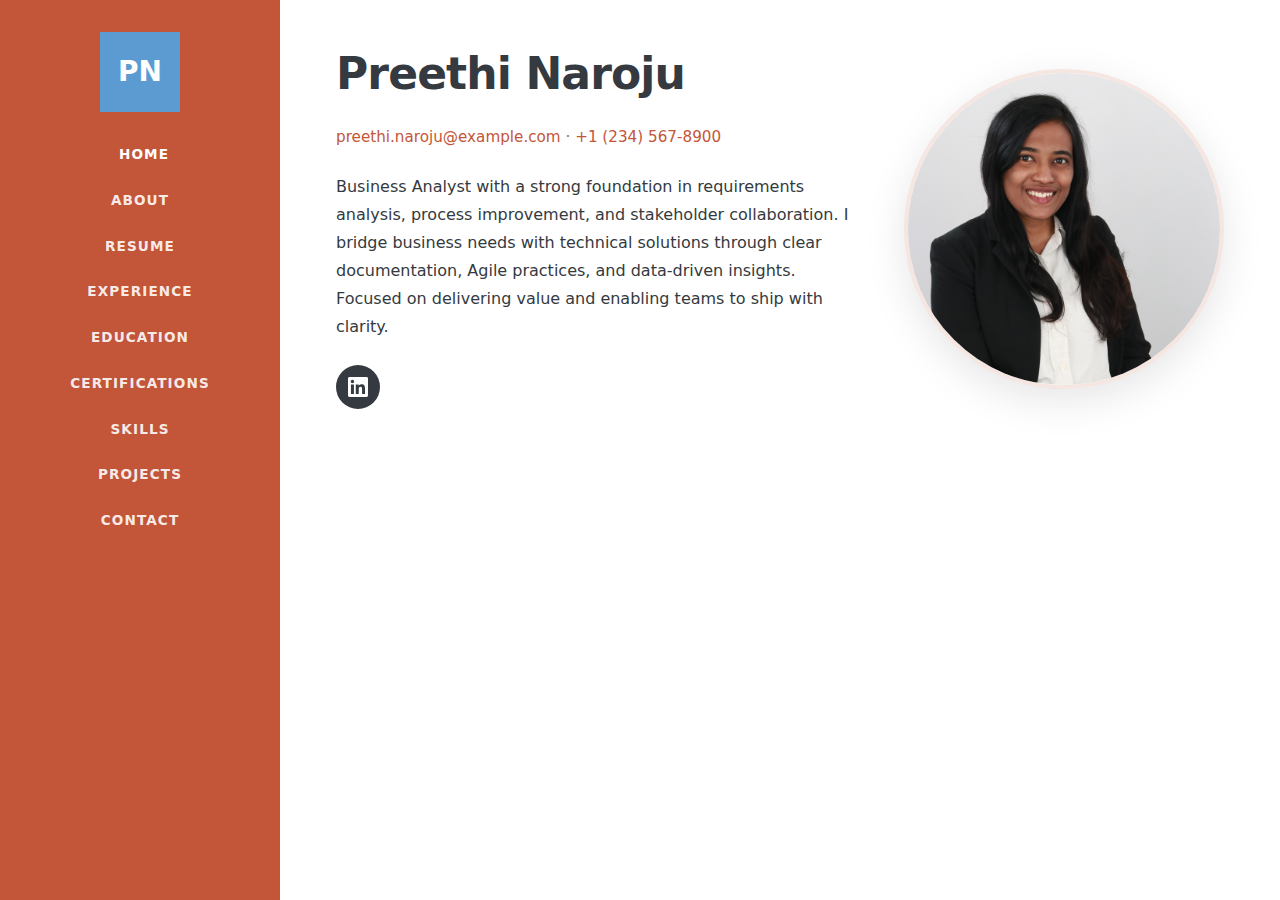
<file: index.html>
<!DOCTYPE html>
<html lang="en">
<head>
  <meta charset="UTF-8">
  <meta name="viewport" content="width=device-width, initial-scale=1.0">
  <title>Preethi Naroju</title>
  <link rel="stylesheet" href="style.css">
</head>
<body>
  <div class="layout">
    <aside class="sidebar">
      <div class="sidebar-avatar" aria-hidden="true">PN</div>
      <ul class="sidebar-nav">
        <li><a href="index.html" class="active">Home</a></li>
        <li><a href="bio.html">About</a></li>
        <li><a href="resume-summary.html">Resume</a></li>
        <li><a href="resume.html">Experience</a></li>
        <li><a href="education.html">Education</a></li>
        <li><a href="certifications.html">Certifications</a></li>
        <li><a href="skills.html">Skills</a></li>
        <li><a href="projects.html">Projects</a></li>
        <li><a href="contact.html">Contact</a></li>
      </ul>
    </aside>

    <main class="main">
      <div class="hero-wrap">
        <div class="hero-content">
          <div class="hero-name-block">
            <h1><span class="first-name">Preethi</span> <span class="last-name">Naroju</span></h1>
          </div>
          <p class="hero-contact-line">
            <a href="mailto:preethi.naroju@example.com">preethi.naroju@example.com</a> · <a href="tel:+1234567890">+1 (234) 567-8900</a>
          </p>
          <p class="hero-about">
            Business Analyst with a strong foundation in requirements analysis, process improvement, and stakeholder collaboration. I bridge business needs with technical solutions through clear documentation, Agile practices, and data-driven insights. Focused on delivering value and enabling teams to ship with clarity.
          </p>
          <div class="social-row">
            <a href="https://www.linkedin.com/in/preethi-naroju" target="_blank" rel="noopener" class="social-icon" aria-label="LinkedIn">
              <svg viewBox="0 0 24 24" fill="currentColor"><path d="M20.447 20.452h-3.554v-5.569c0-1.328-.027-3.037-1.852-3.037-1.853 0-2.136 1.445-2.136 2.939v5.667H9.351V9h3.414v1.561h.046c.477-.9 1.637-1.85 3.37-1.85 3.601 0 4.267 2.37 4.267 5.455v6.286zM5.337 7.433c-1.144 0-2.063-.926-2.063-2.065 0-1.138.92-2.063 2.063-2.063 1.14 0 2.064.925 2.064 2.063 0 1.139-.925 2.065-2.064 2.065zm1.782 13.019H3.555V9h3.564v11.452zM22.225 0H1.771C.792 0 0 .774 0 1.729v20.542C0 23.227.792 24 1.771 24h20.451C23.2 24 24 23.227 24 22.271V1.729C24 .774 23.2 0 22.222 0h.003z"/></svg>
            </a>
          </div>
        </div>
        <div class="hero-photo-wrap">
          <img src="images/profile.png" alt="Preethi Naroju" class="hero-photo">
        </div>
      </div>
    </main>
  </div>
</body>
</html>
</file>
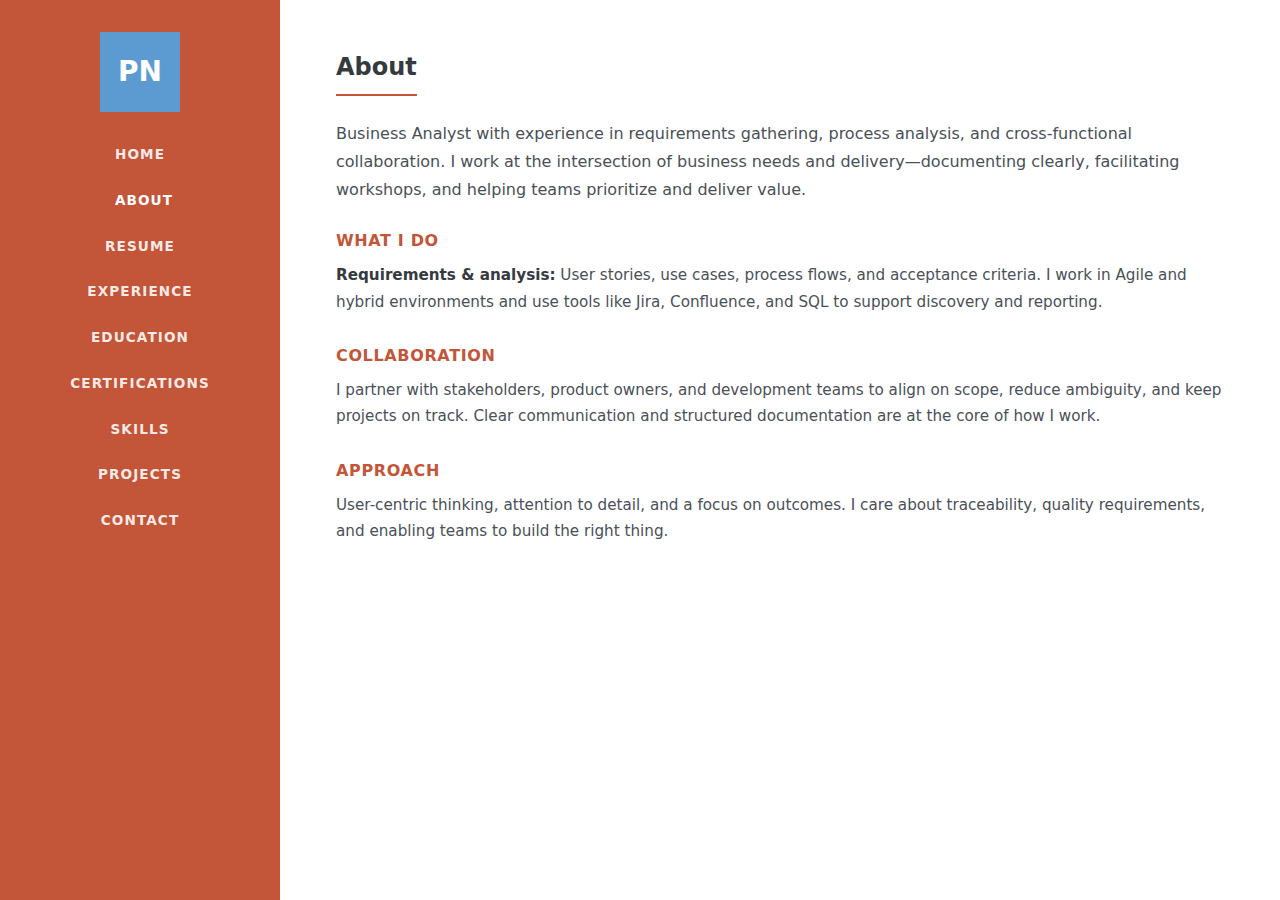
<file: bio.html>
<!DOCTYPE html>
<html lang="en">
<head>
  <meta charset="UTF-8">
  <meta name="viewport" content="width=device-width, initial-scale=1.0">
  <title>About | Preethi Naroju</title>
  <link rel="stylesheet" href="style.css">
</head>
<body>
  <div class="layout">
    <aside class="sidebar">
      <div class="sidebar-avatar" aria-hidden="true">PN</div>
      <ul class="sidebar-nav">
        <li><a href="index.html">Home</a></li>
        <li><a href="bio.html" class="active">About</a></li>
        <li><a href="resume-summary.html">Resume</a></li>
        <li><a href="resume.html">Experience</a></li>
        <li><a href="education.html">Education</a></li>
        <li><a href="certifications.html">Certifications</a></li>
        <li><a href="skills.html">Skills</a></li>
        <li><a href="projects.html">Projects</a></li>
        <li><a href="contact.html">Contact</a></li>
      </ul>
    </aside>

    <main class="main">
      <h1 class="page-title">About</h1>
      <p class="bio-intro">
        Business Analyst with experience in requirements gathering, process analysis, and cross-functional collaboration. I work at the intersection of business needs and delivery—documenting clearly, facilitating workshops, and helping teams prioritize and deliver value.
      </p>

      <div class="bio-section">
        <h2>What I do</h2>
        <p><strong>Requirements & analysis:</strong> User stories, use cases, process flows, and acceptance criteria. I work in Agile and hybrid environments and use tools like Jira, Confluence, and SQL to support discovery and reporting.</p>
      </div>

      <div class="bio-section">
        <h2>Collaboration</h2>
        <p>I partner with stakeholders, product owners, and development teams to align on scope, reduce ambiguity, and keep projects on track. Clear communication and structured documentation are at the core of how I work.</p>
      </div>

      <div class="bio-section">
        <h2>Approach</h2>
        <p>User-centric thinking, attention to detail, and a focus on outcomes. I care about traceability, quality requirements, and enabling teams to build the right thing.</p>
      </div>
    </main>
  </div>
</body>
</html>
</file>
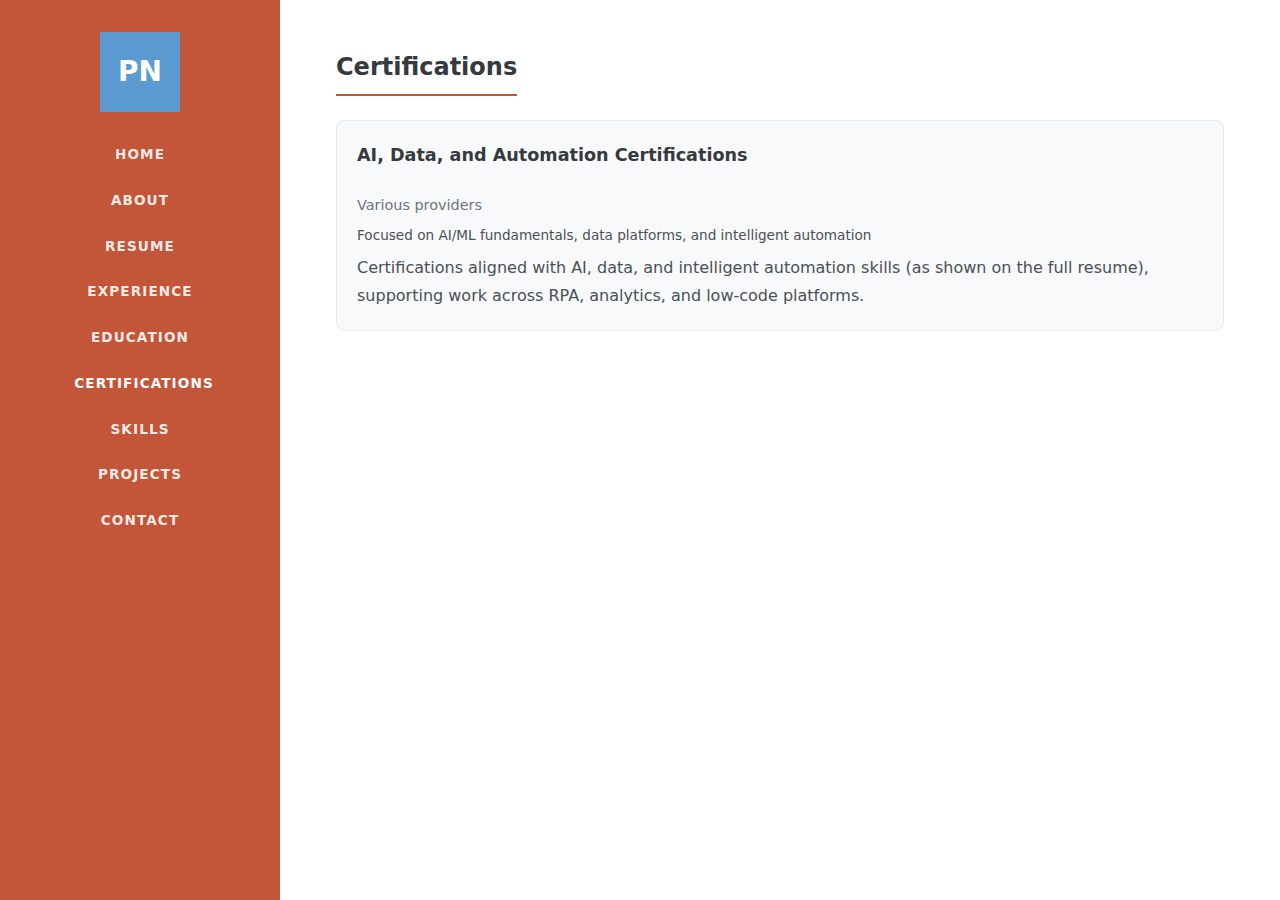
<file: certifications.html>
<!DOCTYPE html>
<html lang="en">
<head>
  <meta charset="UTF-8">
  <meta name="viewport" content="width=device-width, initial-scale=1.0">
  <title>Certifications | Preethi Naroju</title>
  <link rel="stylesheet" href="style.css">
</head>
<body>
  <div class="layout">
    <aside class="sidebar">
      <div class="sidebar-avatar" aria-hidden="true">PN</div>
      <ul class="sidebar-nav">
        <li><a href="index.html">Home</a></li>
        <li><a href="bio.html">About</a></li>
        <li><a href="resume-summary.html">Resume</a></li>
        <li><a href="resume.html">Experience</a></li>
        <li><a href="education.html">Education</a></li>
        <li><a href="certifications.html" class="active">Certifications</a></li>
        <li><a href="skills.html">Skills</a></li>
        <li><a href="projects.html">Projects</a></li>
        <li><a href="contact.html">Contact</a></li>
      </ul>
    </aside>

    <main class="main">
      <h1 class="page-title">Certifications</h1>

      <div class="cert-cards">
        <article class="cert-card">
          <h2 class="cert-card-title">AI, Data, and Automation Certifications</h2>
          <div class="cert-card-body">
            <p class="cert-card-issuer">Various providers</p>
            <p class="cert-card-dates">Focused on AI/ML fundamentals, data platforms, and intelligent automation</p>
            <p class="bio-intro" style="margin: 0;">
              Certifications aligned with AI, data, and intelligent automation skills (as shown on the full resume), supporting work across RPA, analytics, and low-code platforms.
            </p>
          </div>
        </article>
      </div>
    </main>
  </div>
</body>
</html>
</file>
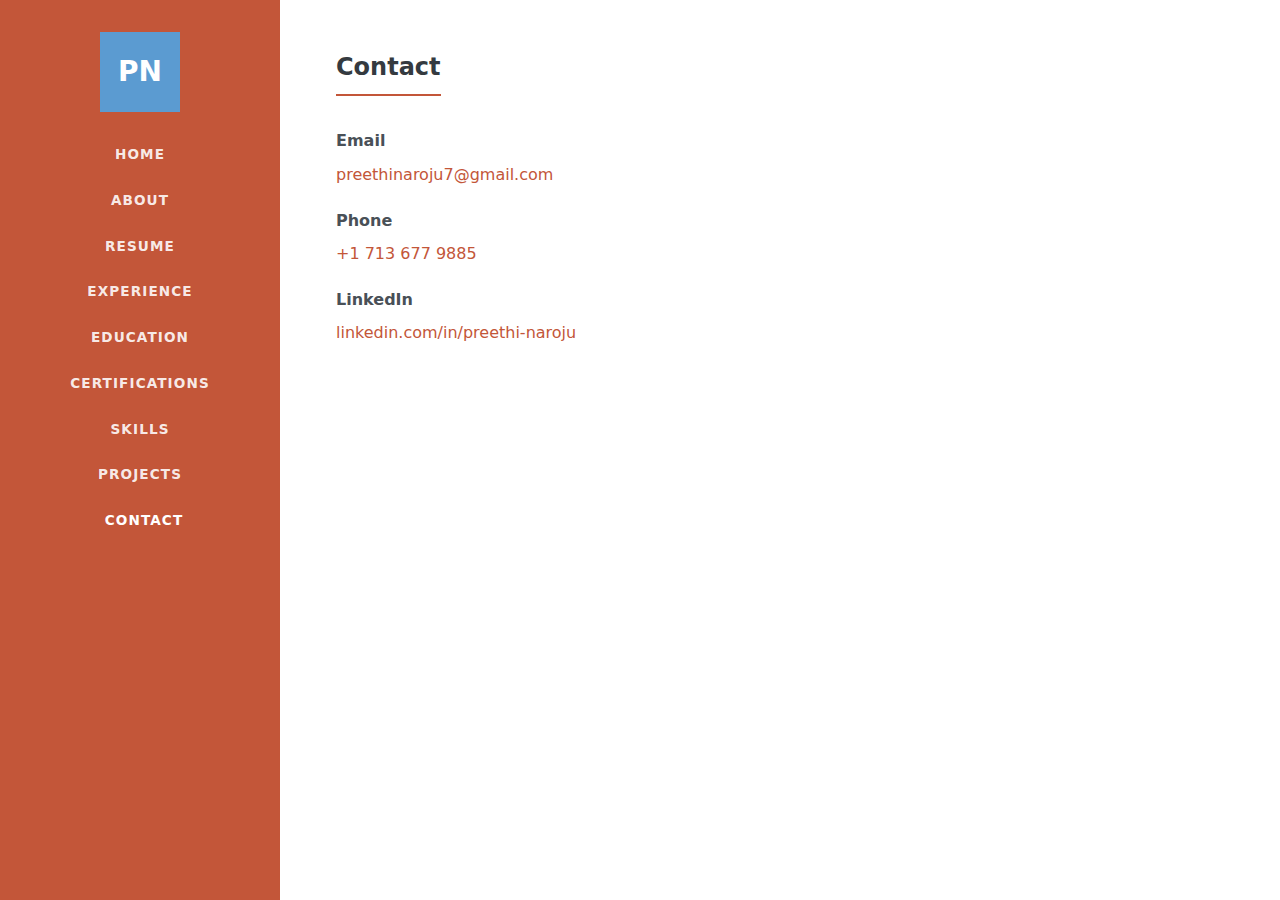
<file: contact.html>
<!DOCTYPE html>
<html lang="en">
<head>
  <meta charset="UTF-8">
  <meta name="viewport" content="width=device-width, initial-scale=1.0">
  <title>Contact | Preethi Naroju</title>
  <link rel="stylesheet" href="style.css">
</head>
<body>
  <div class="layout">
    <aside class="sidebar">
      <div class="sidebar-avatar" aria-hidden="true">PN</div>
      <ul class="sidebar-nav">
        <li><a href="index.html">Home</a></li>
        <li><a href="bio.html">About</a></li>
        <li><a href="resume-summary.html">Resume</a></li>
        <li><a href="resume.html">Experience</a></li>
        <li><a href="education.html">Education</a></li>
        <li><a href="certifications.html">Certifications</a></li>
        <li><a href="skills.html">Skills</a></li>
        <li><a href="projects.html">Projects</a></li>
        <li><a href="contact.html" class="active">Contact</a></li>
      </ul>
    </aside>

    <main class="main">
      <h1 class="page-title">Contact</h1>
      <div class="contact-block">
        <p><strong>Email</strong></p>
        <p><a href="mailto:preethinaroju7@gmail.com">preethinaroju7@gmail.com</a></p>
        <p style="margin-top: 1.25rem;"><strong>Phone</strong></p>
        <p><a href="tel:+17136779885">+1 713 677 9885</a></p>
        <p style="margin-top: 1.25rem;"><strong>LinkedIn</strong></p>
        <p><a href="https://www.linkedin.com/in/preethi-naroju" target="_blank" rel="noopener">linkedin.com/in/preethi-naroju</a></p>
      </div>
    </main>
  </div>
</body>
</html>
</file>
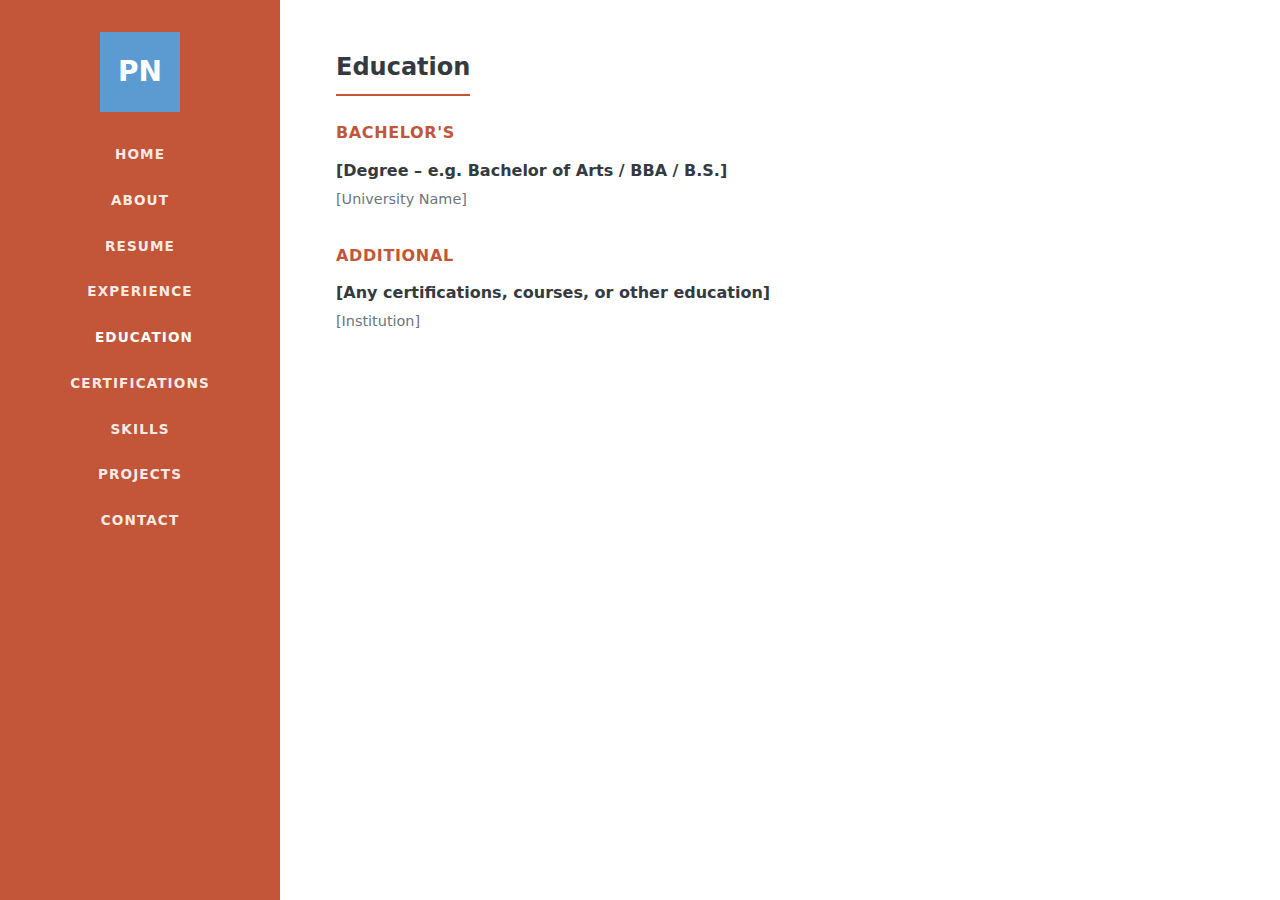
<file: education.html>
<!DOCTYPE html>
<html lang="en">
<head>
  <meta charset="UTF-8">
  <meta name="viewport" content="width=device-width, initial-scale=1.0">
  <title>Education | Preethi Naroju</title>
  <link rel="stylesheet" href="style.css">
</head>
<body>
  <div class="layout">
    <aside class="sidebar">
      <div class="sidebar-avatar" aria-hidden="true">PN</div>
      <ul class="sidebar-nav">
        <li><a href="index.html">Home</a></li>
        <li><a href="bio.html">About</a></li>
        <li><a href="resume-summary.html">Resume</a></li>
        <li><a href="resume.html">Experience</a></li>
        <li><a href="education.html" class="active">Education</a></li>
        <li><a href="certifications.html">Certifications</a></li>
        <li><a href="skills.html">Skills</a></li>
        <li><a href="projects.html">Projects</a></li>
        <li><a href="contact.html">Contact</a></li>
      </ul>
    </aside>

    <main class="main">
      <h1 class="page-title">Education</h1>

      <div class="resume-block">
        <h3>Bachelor's</h3>
        <div class="resume-item">
          <div class="resume-item-head">
            <strong>[Degree – e.g. Bachelor of Arts / BBA / B.S.]</strong>
          </div>
          <div class="resume-item-org">[University Name]</div>
        </div>
      </div>

      <div class="resume-block">
        <h3>Additional</h3>
        <div class="resume-item">
          <div class="resume-item-head">
            <strong>[Any certifications, courses, or other education]</strong>
          </div>
          <div class="resume-item-org">[Institution]</div>
        </div>
      </div>
    </main>
  </div>
</body>
</html>
</file>
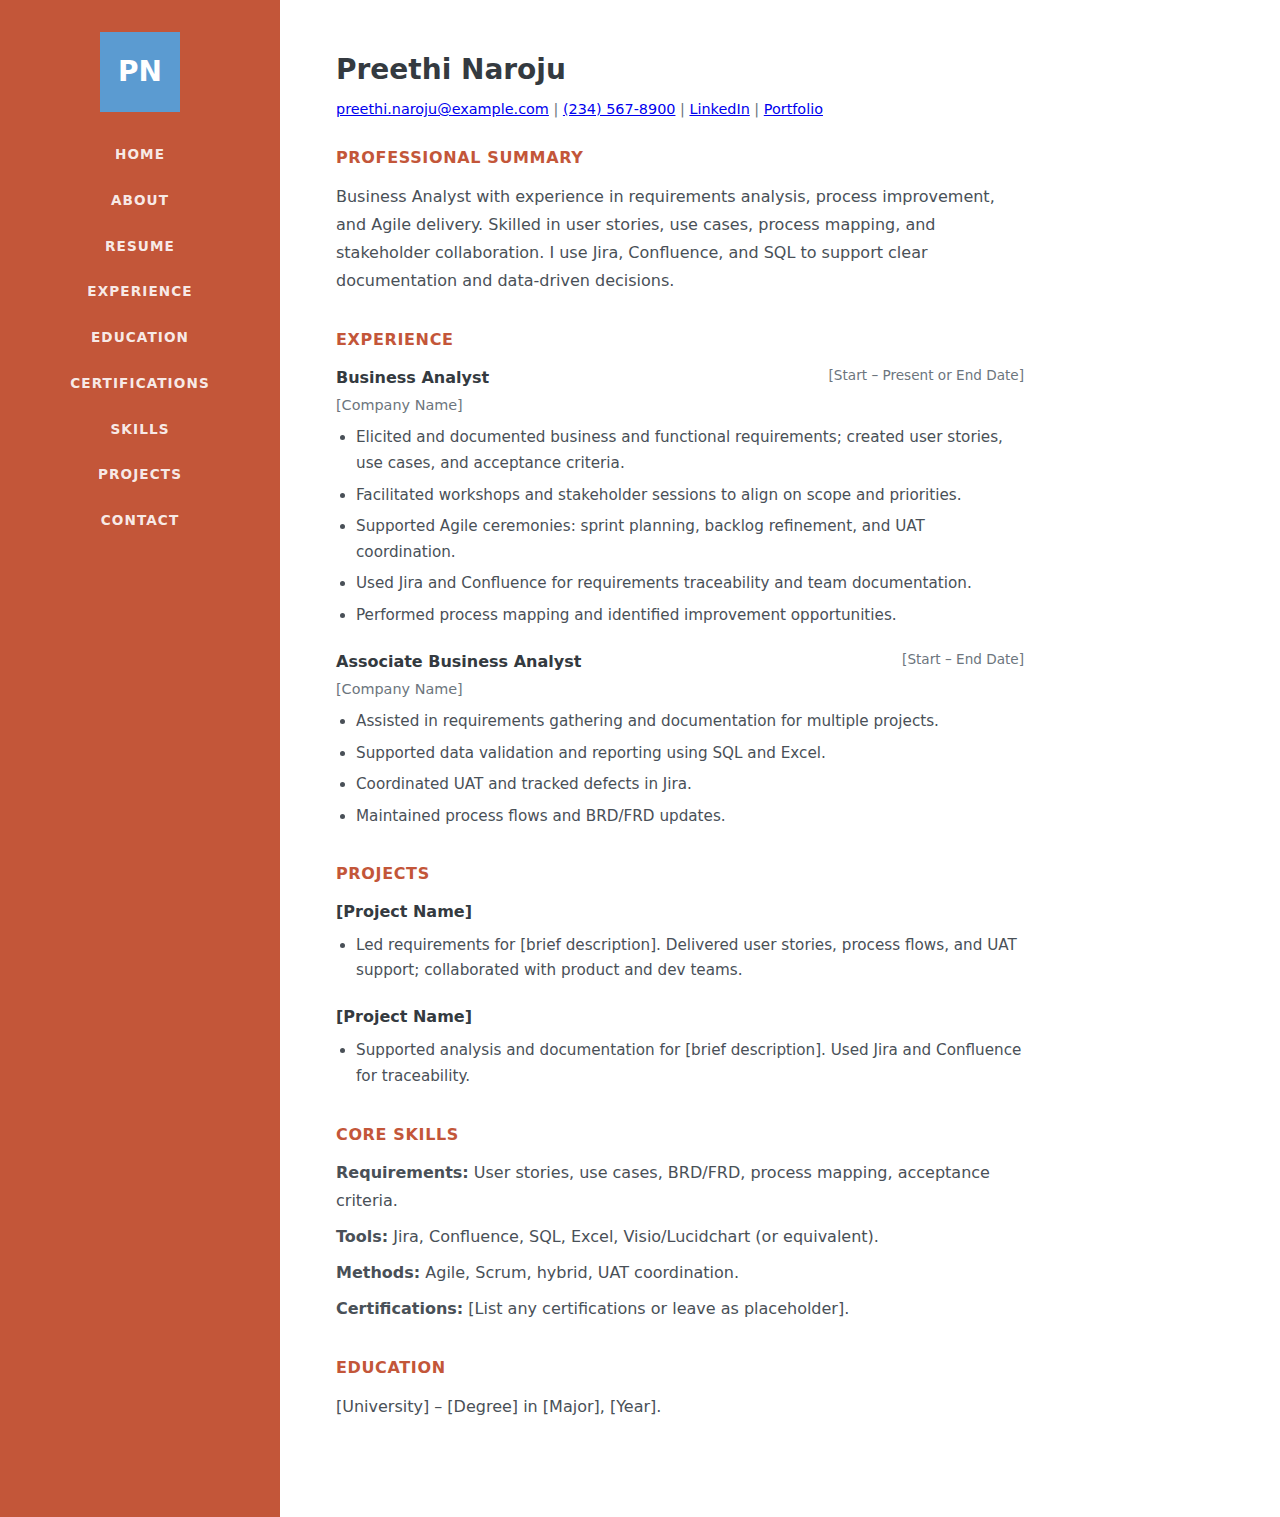
<file: full-resume.html>
<!DOCTYPE html>
<html lang="en">
<head>
  <meta charset="UTF-8">
  <meta name="viewport" content="width=device-width, initial-scale=1.0">
  <title>Preethi Naroju – Resume</title>
  <link rel="stylesheet" href="style.css">
  <style>
    .full-resume .main { max-width: 800px; }
    .full-resume-print { display: none; margin-bottom: 1rem; }
    @media print {
      .sidebar, .full-resume-print, .no-print { display: none !important; }
      .main { padding: 0; }
      body { font-size: 11px; }
    }
  </style>
</head>
<body class="full-resume">
  <div class="layout">
    <aside class="sidebar no-print">
      <div class="sidebar-avatar" aria-hidden="true">PN</div>
      <ul class="sidebar-nav">
        <li><a href="index.html">Home</a></li>
        <li><a href="bio.html">About</a></li>
        <li><a href="resume-summary.html">Resume</a></li>
        <li><a href="resume.html">Experience</a></li>
        <li><a href="education.html">Education</a></li>
        <li><a href="certifications.html">Certifications</a></li>
        <li><a href="skills.html">Skills</a></li>
        <li><a href="projects.html">Projects</a></li>
        <li><a href="contact.html">Contact</a></li>
      </ul>
    </aside>

    <main class="main">
      <p class="full-resume-print">
        <button type="button" onclick="window.print();" class="resume-print-btn">Save as PDF</button>
        Use your browser's Print (Ctrl+P) and choose "Save as PDF" to download.
      </p>

      <h1 class="full-resume-title">Preethi Naroju</h1>
      <p class="full-resume-contact">
        <a href="mailto:preethi.naroju@example.com">preethi.naroju@example.com</a> | <a href="tel:+1234567890">(234) 567-8900</a> | <a href="https://linkedin.com/in/preethi-naroju" target="_blank" rel="noopener">LinkedIn</a> | <a href="index.html">Portfolio</a>
      </p>

      <div class="resume-block">
        <h3>Professional Summary</h3>
        <p class="bio-intro">
          Business Analyst with experience in requirements analysis, process improvement, and Agile delivery. Skilled in user stories, use cases, process mapping, and stakeholder collaboration. I use Jira, Confluence, and SQL to support clear documentation and data-driven decisions.
        </p>
      </div>

      <div class="resume-block">
        <h3>Experience</h3>

        <div class="resume-item">
          <div class="resume-item-head">
            <strong>Business Analyst</strong>
            <span class="resume-date">[Start – Present or End Date]</span>
          </div>
          <div class="resume-item-org">[Company Name]</div>
          <ul>
            <li>Elicited and documented business and functional requirements; created user stories, use cases, and acceptance criteria.</li>
            <li>Facilitated workshops and stakeholder sessions to align on scope and priorities.</li>
            <li>Supported Agile ceremonies: sprint planning, backlog refinement, and UAT coordination.</li>
            <li>Used Jira and Confluence for requirements traceability and team documentation.</li>
            <li>Performed process mapping and identified improvement opportunities.</li>
          </ul>
        </div>

        <div class="resume-item">
          <div class="resume-item-head">
            <strong>Associate Business Analyst</strong>
            <span class="resume-date">[Start – End Date]</span>
          </div>
          <div class="resume-item-org">[Company Name]</div>
          <ul>
            <li>Assisted in requirements gathering and documentation for multiple projects.</li>
            <li>Supported data validation and reporting using SQL and Excel.</li>
            <li>Coordinated UAT and tracked defects in Jira.</li>
            <li>Maintained process flows and BRD/FRD updates.</li>
          </ul>
        </div>
      </div>

      <div class="resume-block">
        <h3>Projects</h3>

        <div class="resume-item">
          <div class="resume-item-head"><strong>[Project Name]</strong></div>
          <ul>
            <li>Led requirements for [brief description]. Delivered user stories, process flows, and UAT support; collaborated with product and dev teams.</li>
          </ul>
        </div>

        <div class="resume-item">
          <div class="resume-item-head"><strong>[Project Name]</strong></div>
          <ul>
            <li>Supported analysis and documentation for [brief description]. Used Jira and Confluence for traceability.</li>
          </ul>
        </div>
      </div>

      <div class="resume-block">
        <h3>Core Skills</h3>
        <p class="bio-intro" style="margin-bottom: 0.5rem;"><strong>Requirements:</strong> User stories, use cases, BRD/FRD, process mapping, acceptance criteria.</p>
        <p class="bio-intro" style="margin-bottom: 0.5rem;"><strong>Tools:</strong> Jira, Confluence, SQL, Excel, Visio/Lucidchart (or equivalent).</p>
        <p class="bio-intro" style="margin-bottom: 0.5rem;"><strong>Methods:</strong> Agile, Scrum, hybrid, UAT coordination.</p>
        <p class="bio-intro" style="margin: 0;"><strong>Certifications:</strong> [List any certifications or leave as placeholder].</p>
      </div>

      <div class="resume-block">
        <h3>Education</h3>
        <p class="bio-intro" style="margin: 0;">[University] – [Degree] in [Major], [Year].</p>
      </div>
    </main>
  </div>
</body>
</html>
</file>
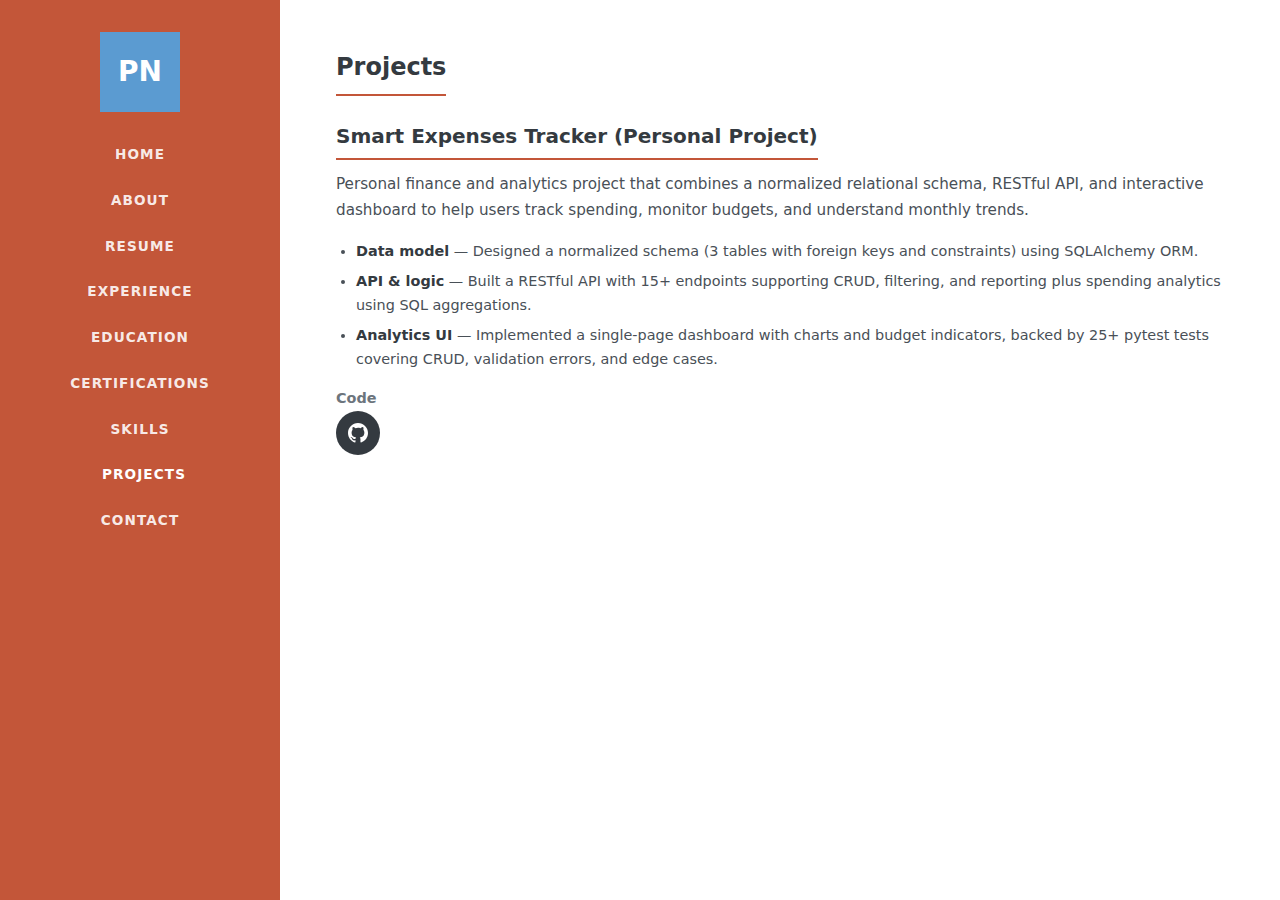
<file: projects.html>
<!DOCTYPE html>
<html lang="en">
<head>
  <meta charset="UTF-8">
  <meta name="viewport" content="width=device-width, initial-scale=1.0">
  <title>Projects | Preethi Naroju</title>
  <link rel="stylesheet" href="style.css">
</head>
<body>
  <div class="layout">
    <aside class="sidebar">
      <div class="sidebar-avatar" aria-hidden="true">PN</div>
      <ul class="sidebar-nav">
        <li><a href="index.html">Home</a></li>
        <li><a href="bio.html">About</a></li>
        <li><a href="resume-summary.html">Resume</a></li>
        <li><a href="resume.html">Experience</a></li>
        <li><a href="education.html">Education</a></li>
        <li><a href="certifications.html">Certifications</a></li>
        <li><a href="skills.html">Skills</a></li>
        <li><a href="projects.html" class="active">Projects</a></li>
        <li><a href="contact.html">Contact</a></li>
      </ul>
    </aside>

    <main class="main">
      <h1 class="page-title">Projects</h1>

      <article class="project-card">
        <h2 class="project-title">Smart Expenses Tracker (Personal Project)</h2>
        <p class="project-desc">
          Personal finance and analytics project that combines a normalized relational schema, RESTful API, and interactive dashboard to help users track spending, monitor budgets, and understand monthly trends.
        </p>
        <ul class="project-features">
          <li><strong>Data model</strong> — Designed a normalized schema (3 tables with foreign keys and constraints) using SQLAlchemy ORM.</li>
          <li><strong>API & logic</strong> — Built a RESTful API with 15+ endpoints supporting CRUD, filtering, and reporting plus spending analytics using SQL aggregations.</li>
          <li><strong>Analytics UI</strong> — Implemented a single-page dashboard with charts and budget indicators, backed by 25+ pytest tests covering CRUD, validation errors, and edge cases.</li>
        </ul>
        <p class="project-workflow">
          <strong>Code</strong>
          <a href="https://github.com/preethi-naroju/Smart-Expense-Tracker" target="_blank" rel="noopener" class="social-icon" aria-label="Smart Expense Tracker GitHub">
            <svg viewBox="0 0 24 24" fill="currentColor">
              <path d="M12 0C5.373 0 0 5.373 0 12c0 5.303 3.438 9.8 8.207 11.387.6.111.793-.261.793-.58
              0-.287-.01-1.047-.016-2.054-3.338.726-4.042-1.61-4.042-1.61-.546-1.387-1.333-1.756-1.333-1.756
              -1.089-.745.083-.73.083-.73 1.205.084 1.84 1.238 1.84 1.238 1.07 1.834 2.807 1.304 3.492.997.108-.775.418-1.305.762-1.605
              -2.665-.305-5.467-1.334-5.467-5.931 0-1.31.469-2.381 1.236-3.221-.124-.303-.536-1.523.117-3.176
              0 0 1.008-.322 3.301 1.23a11.52 11.52 0 0 1 3.003-.404c1.018.005 2.045.138 3.003.404
              2.291-1.552 3.297-1.23 3.297-1.23.653 1.653.242 2.873.118 3.176.77.84 1.235 1.911 1.235 3.221
              0 4.609-2.807 5.624-5.479 5.921.43.372.823 1.103.823 2.223 0 1.606-.014 2.898-.014 3.292
              0 .321.192.697.8.578C20.565 21.796 24 17.299 24 12 24 5.373 18.627 0 12 0z" />
            </svg>
          </a>
        </p>
      </article>
    </main>
  </div>
</body>
</html>
</file>
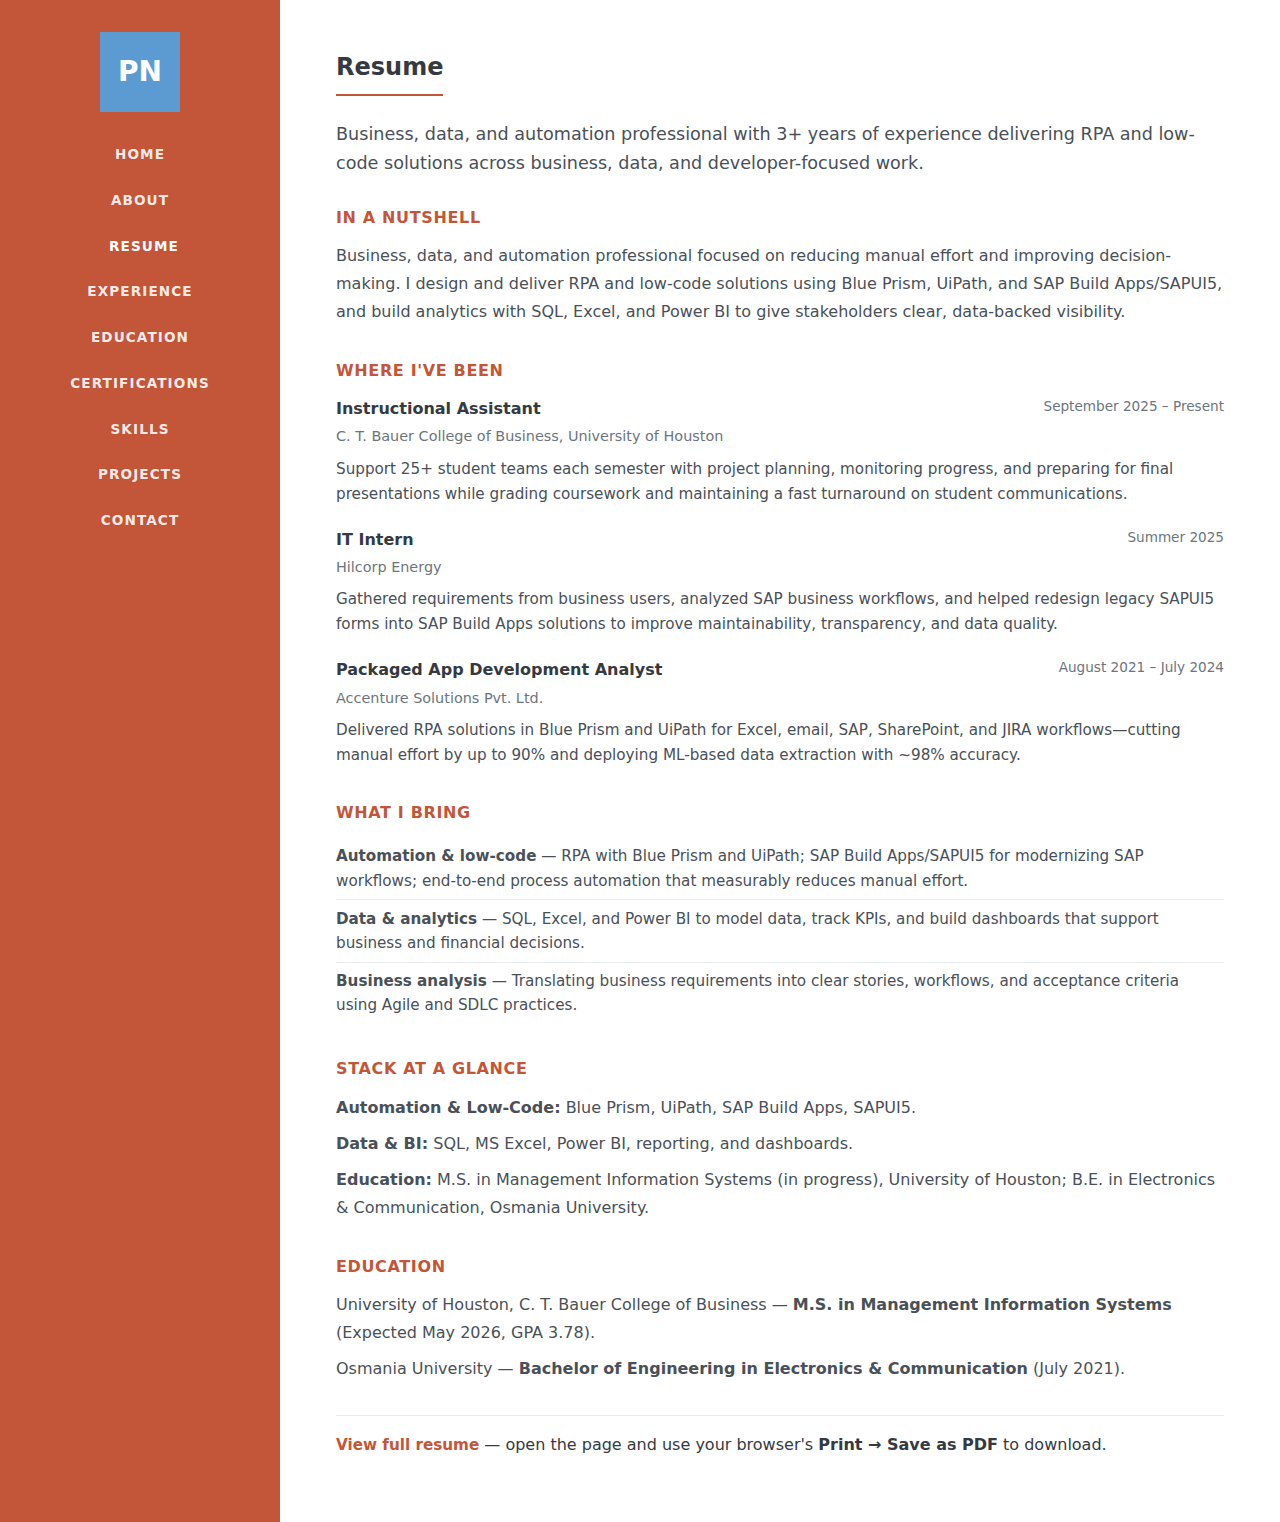
<file: resume-summary.html>
<!DOCTYPE html>
<html lang="en">
<head>
  <meta charset="UTF-8">
  <meta name="viewport" content="width=device-width, initial-scale=1.0">
  <title>Resume | Preethi Naroju</title>
  <link rel="stylesheet" href="style.css">
</head>
<body>
  <div class="layout">
    <aside class="sidebar">
      <div class="sidebar-avatar" aria-hidden="true">PN</div>
      <ul class="sidebar-nav">
        <li><a href="index.html">Home</a></li>
        <li><a href="bio.html">About</a></li>
        <li><a href="resume-summary.html" class="active">Resume</a></li>
        <li><a href="resume.html">Experience</a></li>
        <li><a href="education.html">Education</a></li>
        <li><a href="certifications.html">Certifications</a></li>
        <li><a href="skills.html">Skills</a></li>
        <li><a href="projects.html">Projects</a></li>
        <li><a href="contact.html">Contact</a></li>
      </ul>
    </aside>

    <main class="main">
      <h1 class="page-title">Resume</h1>

      <p class="resume-hero">
        Business, data, and automation professional with 3+ years of experience delivering RPA and low-code solutions across business, data, and developer-focused work.
      </p>

      <div class="resume-block">
        <h3>In a nutshell</h3>
        <p class="bio-intro">
          Business, data, and automation professional focused on reducing manual effort and improving decision-making. I design and deliver RPA and low-code solutions using Blue Prism, UiPath, and SAP Build Apps/SAPUI5, and build analytics with SQL, Excel, and Power BI to give stakeholders clear, data-backed visibility.
        </p>
      </div>

      <div class="resume-block">
        <h3>Where I've been</h3>
        <div class="resume-item">
          <div class="resume-item-head">
            <strong>Instructional Assistant</strong>
            <span class="resume-date">September 2025 – Present</span>
          </div>
          <div class="resume-item-org">C. T. Bauer College of Business, University of Houston</div>
          <p class="resume-highlight">
            Support 25+ student teams each semester with project planning, monitoring progress, and preparing for final presentations while grading coursework and maintaining a fast turnaround on student communications.
          </p>
        </div>
        <div class="resume-item">
          <div class="resume-item-head">
            <strong>IT Intern</strong>
            <span class="resume-date">Summer 2025</span>
          </div>
          <div class="resume-item-org">Hilcorp Energy</div>
          <p class="resume-highlight">
            Gathered requirements from business users, analyzed SAP business workflows, and helped redesign legacy SAPUI5 forms into SAP Build Apps solutions to improve maintainability, transparency, and data quality.
          </p>
        </div>
        <div class="resume-item">
          <div class="resume-item-head">
            <strong>Packaged App Development Analyst</strong>
            <span class="resume-date">August 2021 – July 2024</span>
          </div>
          <div class="resume-item-org">Accenture Solutions Pvt. Ltd.</div>
          <p class="resume-highlight">
            Delivered RPA solutions in Blue Prism and UiPath for Excel, email, SAP, SharePoint, and JIRA workflows—cutting manual effort by up to 90% and deploying ML-based data extraction with ~98% accuracy.
          </p>
        </div>
      </div>

      <div class="resume-block">
        <h3>What I bring</h3>
        <ul class="resume-list-simple">
          <li><strong>Automation & low-code</strong> — RPA with Blue Prism and UiPath; SAP Build Apps/SAPUI5 for modernizing SAP workflows; end‑to‑end process automation that measurably reduces manual effort.</li>
          <li><strong>Data & analytics</strong> — SQL, Excel, and Power BI to model data, track KPIs, and build dashboards that support business and financial decisions.</li>
          <li><strong>Business analysis</strong> — Translating business requirements into clear stories, workflows, and acceptance criteria using Agile and SDLC practices.</li>
        </ul>
      </div>

      <div class="resume-block">
        <h3>Stack at a glance</h3>
        <p class="bio-intro" style="margin-bottom: 0.5rem;"><strong>Automation & Low‑Code:</strong> Blue Prism, UiPath, SAP Build Apps, SAPUI5.</p>
        <p class="bio-intro" style="margin-bottom: 0.5rem;"><strong>Data & BI:</strong> SQL, MS Excel, Power BI, reporting, and dashboards.</p>
        <p class="bio-intro" style="margin: 0;"><strong>Education:</strong> M.S. in Management Information Systems (in progress), University of Houston; B.E. in Electronics & Communication, Osmania University.</p>
      </div>

      <div class="resume-block">
        <h3>Education</h3>
        <p class="bio-intro" style="margin: 0;">University of Houston, C. T. Bauer College of Business — <strong>M.S. in Management Information Systems</strong> (Expected May 2026, GPA 3.78).</p>
        <p class="bio-intro" style="margin: 0.5rem 0 0;">Osmania University — <strong>Bachelor of Engineering in Electronics &amp; Communication</strong> (July 2021).</p>
      </div>

      <p class="resume-cta">
        <a href="full-resume.html" class="project-link">View full resume</a> — open the page and use your browser's <strong>Print → Save as PDF</strong> to download.
      </p>
    </main>
  </div>
</body>
</html>
</file>
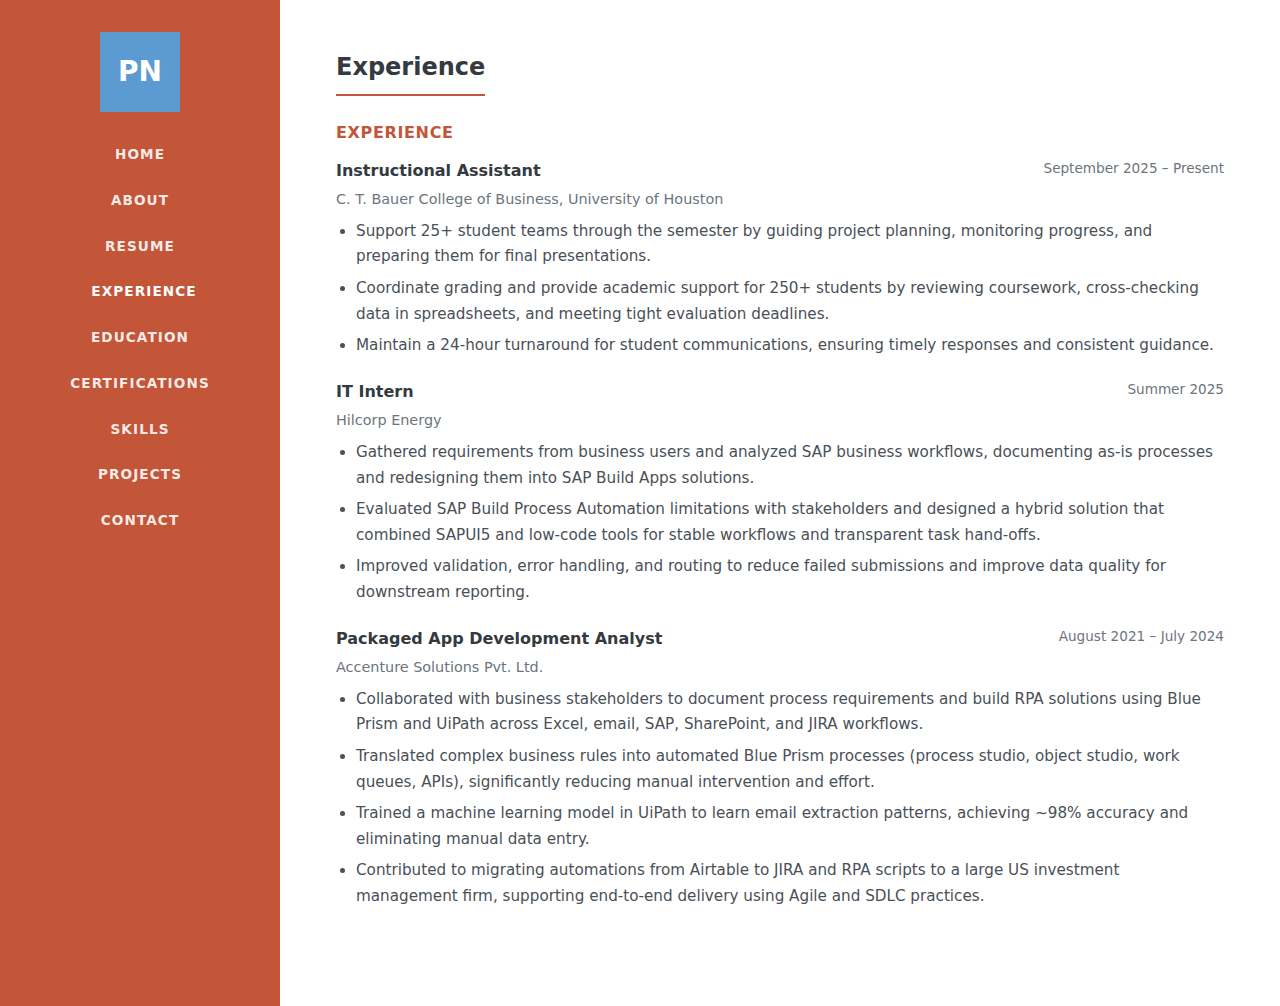
<file: resume.html>
<!DOCTYPE html>
<html lang="en">
<head>
  <meta charset="UTF-8">
  <meta name="viewport" content="width=device-width, initial-scale=1.0">
  <title>Experience | Preethi Naroju</title>
  <link rel="stylesheet" href="style.css">
</head>
<body>
  <div class="layout">
    <aside class="sidebar">
      <div class="sidebar-avatar" aria-hidden="true">PN</div>
      <ul class="sidebar-nav">
        <li><a href="index.html">Home</a></li>
        <li><a href="bio.html">About</a></li>
        <li><a href="resume-summary.html">Resume</a></li>
        <li><a href="resume.html" class="active">Experience</a></li>
        <li><a href="education.html">Education</a></li>
        <li><a href="certifications.html">Certifications</a></li>
        <li><a href="skills.html">Skills</a></li>
        <li><a href="projects.html">Projects</a></li>
        <li><a href="contact.html">Contact</a></li>
      </ul>
    </aside>

    <main class="main">
      <h1 class="page-title">Experience</h1>

      <div class="resume-block">
        <h3>Experience</h3>

        <div class="resume-item">
          <div class="resume-item-head">
            <strong>Instructional Assistant</strong>
            <span class="resume-date">September 2025 – Present</span>
          </div>
          <div class="resume-item-org">C. T. Bauer College of Business, University of Houston</div>
          <ul>
            <li>Support 25+ student teams through the semester by guiding project planning, monitoring progress, and preparing them for final presentations.</li>
            <li>Coordinate grading and provide academic support for 250+ students by reviewing coursework, cross‑checking data in spreadsheets, and meeting tight evaluation deadlines.</li>
            <li>Maintain a 24‑hour turnaround for student communications, ensuring timely responses and consistent guidance.</li>
          </ul>
        </div>

        <div class="resume-item">
          <div class="resume-item-head">
            <strong>IT Intern</strong>
            <span class="resume-date">Summer 2025</span>
          </div>
          <div class="resume-item-org">Hilcorp Energy</div>
          <ul>
            <li>Gathered requirements from business users and analyzed SAP business workflows, documenting as‑is processes and redesigning them into SAP Build Apps solutions.</li>
            <li>Evaluated SAP Build Process Automation limitations with stakeholders and designed a hybrid solution that combined SAPUI5 and low‑code tools for stable workflows and transparent task hand‑offs.</li>
            <li>Improved validation, error handling, and routing to reduce failed submissions and improve data quality for downstream reporting.</li>
          </ul>
        </div>

        <div class="resume-item">
          <div class="resume-item-head">
            <strong>Packaged App Development Analyst</strong>
            <span class="resume-date">August 2021 – July 2024</span>
          </div>
          <div class="resume-item-org">Accenture Solutions Pvt. Ltd.</div>
          <ul>
            <li>Collaborated with business stakeholders to document process requirements and build RPA solutions using Blue Prism and UiPath across Excel, email, SAP, SharePoint, and JIRA workflows.</li>
            <li>Translated complex business rules into automated Blue Prism processes (process studio, object studio, work queues, APIs), significantly reducing manual intervention and effort.</li>
            <li>Trained a machine learning model in UiPath to learn email extraction patterns, achieving ~98% accuracy and eliminating manual data entry.</li>
            <li>Contributed to migrating automations from Airtable to JIRA and RPA scripts to a large US investment management firm, supporting end‑to‑end delivery using Agile and SDLC practices.</li>
          </ul>
        </div>
      </div>
    </main>
  </div>
</body>
</html>
</file>
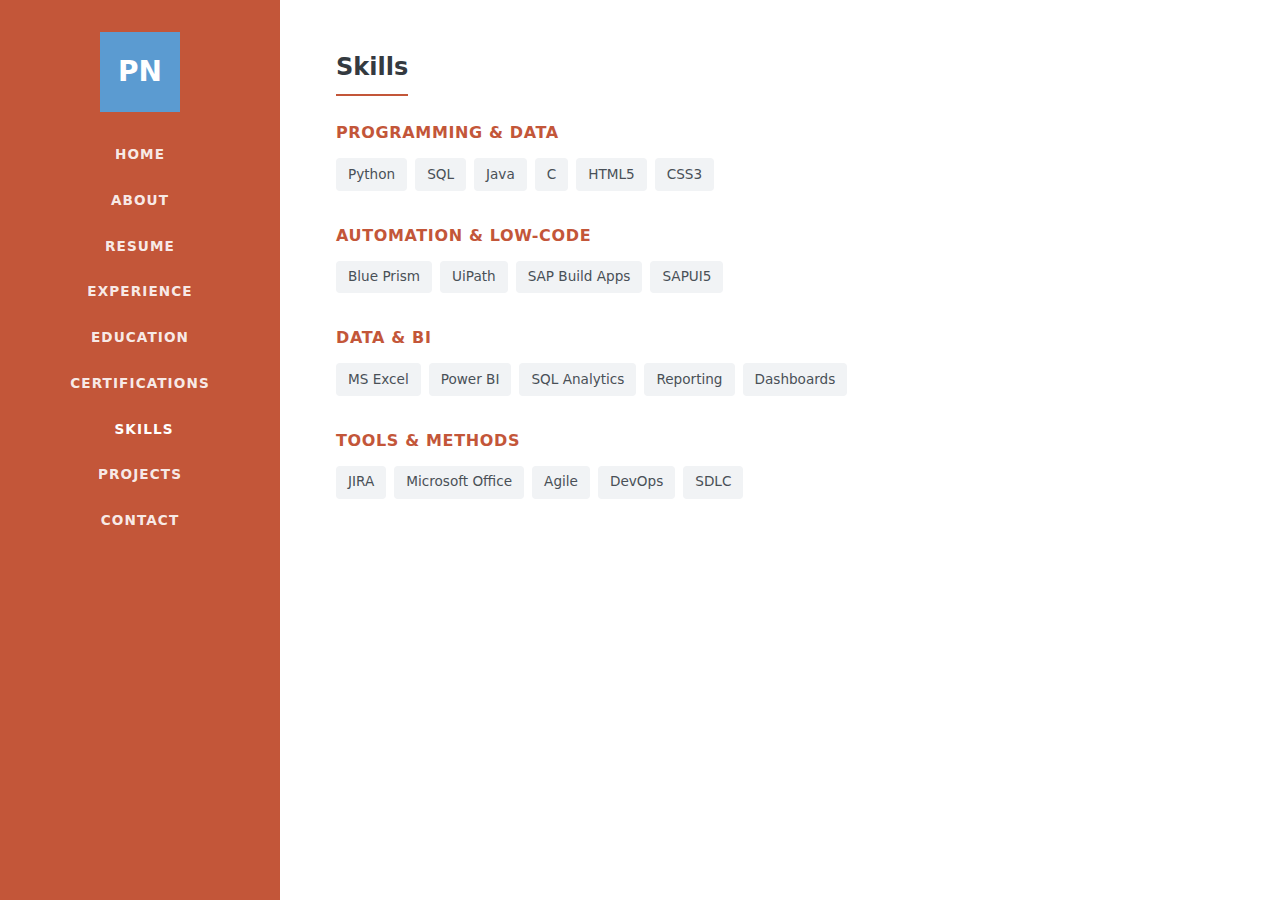
<file: skills.html>
<!DOCTYPE html>
<html lang="en">
<head>
  <meta charset="UTF-8">
  <meta name="viewport" content="width=device-width, initial-scale=1.0">
  <title>Skills | Preethi Naroju</title>
  <link rel="stylesheet" href="style.css">
</head>
<body>
  <div class="layout">
    <aside class="sidebar">
      <div class="sidebar-avatar" aria-hidden="true">PN</div>
      <ul class="sidebar-nav">
        <li><a href="index.html">Home</a></li>
        <li><a href="bio.html">About</a></li>
        <li><a href="resume-summary.html">Resume</a></li>
        <li><a href="resume.html">Experience</a></li>
        <li><a href="education.html">Education</a></li>
        <li><a href="certifications.html">Certifications</a></li>
        <li><a href="skills.html" class="active">Skills</a></li>
        <li><a href="projects.html">Projects</a></li>
        <li><a href="contact.html">Contact</a></li>
      </ul>
    </aside>

    <main class="main">
      <h1 class="page-title">Skills</h1>

      <div class="resume-block">
        <h3>Programming & Data</h3>
        <div class="skills-tags">
          <span>Python</span>
          <span>SQL</span>
          <span>Java</span>
          <span>C</span>
          <span>HTML5</span>
          <span>CSS3</span>
        </div>
      </div>

      <div class="resume-block">
        <h3>Automation & Low-Code</h3>
        <div class="skills-tags">
          <span>Blue Prism</span>
          <span>UiPath</span>
          <span>SAP Build Apps</span>
          <span>SAPUI5</span>
        </div>
      </div>

      <div class="resume-block">
        <h3>Data & BI</h3>
        <div class="skills-tags">
          <span>MS Excel</span>
          <span>Power BI</span>
          <span>SQL Analytics</span>
          <span>Reporting</span>
          <span>Dashboards</span>
        </div>
      </div>

      <div class="resume-block">
        <h3>Tools & Methods</h3>
        <div class="skills-tags">
          <span>JIRA</span>
          <span>Microsoft Office</span>
          <span>Agile</span>
          <span>DevOps</span>
          <span>SDLC</span>
        </div>
      </div>
    </main>
  </div>
</body>
</html>
</file>
<file: style.css>
* {
  box-sizing: border-box;
}

body {
  margin: 0;
  font-family: system-ui, -apple-system, BlinkMacSystemFont, 'Segoe UI', sans-serif;
  color: #343a40;
  line-height: 1.6;
  min-height: 100vh;
}

/* ========== Two-column layout: sidebar + main ========== */
.layout {
  display: flex;
  min-height: 100vh;
}

/* Left sidebar – fixed, burnt orange */
.sidebar {
  width: 280px;
  min-width: 280px;
  background: #c35639;
  padding: 2rem 1.5rem;
  display: flex;
  flex-direction: column;
  align-items: center;
  text-align: center;
}

.sidebar-social {
  margin-top: auto;
  padding-top: 1.5rem;
  display: flex;
  gap: 0.75rem;
  justify-content: center;
}

.sidebar-social-icon {
  width: 40px;
  height: 40px;
  border-radius: 50%;
  background: rgba(255,255,255,0.2);
  color: #fff;
  display: flex;
  align-items: center;
  justify-content: center;
  transition: background 0.2s;
}

.sidebar-social-icon:hover {
  background: rgba(255,255,255,0.35);
}

.sidebar-avatar,
.sidebar-avatar-img {
  width: 80px;
  height: 80px;
  margin-bottom: 1.5rem;
}

.sidebar-avatar {
  background: #5b9bd1;
  color: #fff;
  font-size: 1.75rem;
  font-weight: 700;
  display: flex;
  align-items: center;
  justify-content: center;
}

.sidebar-avatar-img {
  display: block;
  border-radius: 50%;
  object-fit: cover;
  border: 3px solid rgba(255,255,255,0.4);
}

.sidebar-nav {
  list-style: none;
  padding: 0;
  margin: 0;
  width: 100%;
}

.sidebar-nav li {
  margin-bottom: 0.5rem;
}

.sidebar-nav a {
  display: block;
  padding: 0.5rem 0;
  color: rgba(255,255,255,0.9);
  text-decoration: none;
  font-size: 0.85rem;
  font-weight: 600;
  letter-spacing: 0.08em;
  text-transform: uppercase;
  transition: color 0.2s, padding-left 0.2s;
}

.sidebar-nav a:hover,
.sidebar-nav a.active {
  color: #fff;
}

.sidebar-nav a.active {
  padding-left: 0.5rem;
}

/* Right main content – white */
.main {
  flex: 1;
  background: #fff;
  padding: 3rem 3.5rem 4rem;
  overflow-x: hidden;
}

/* ========== Home / landing content ========== */
.hero-wrap {
  display: flex;
  align-items: center;
  justify-content: space-between;
  gap: 3rem;
  max-width: 100%;
}

.hero-content {
  flex: 1;
  min-width: 0;
}

.hero-photo-wrap {
  flex-shrink: 0;
  display: flex;
  align-items: center;
  justify-content: center;
}

.hero-photo {
  width: 320px;
  height: 320px;
  object-fit: cover;
  border-radius: 50%;
  box-shadow: 0 12px 40px rgba(0,0,0,0.1);
  border: 4px solid rgba(195, 86, 57, 0.15);
}

.hero-name-block {
  margin-bottom: 1.5rem;
}

.hero-name-block h1 {
  font-size: 2.75rem;
  font-weight: 700;
  margin: 0;
  letter-spacing: -0.02em;
  line-height: 1.2;
}

.hero-name-block .first-name {
  color: #343a40;
}

.hero-name-block .last-name {
  color: #343a40;
}

.hero-contact-line {
  font-size: 0.95rem;
  color: #6c757d;
  margin: 0 0 1.5rem;
}

.hero-contact-line a {
  color: #c35639;
  text-decoration: none;
}

.hero-contact-line a:hover {
  text-decoration: underline;
}

.hero-about {
  font-size: 1rem;
  color: #343a40;
  line-height: 1.75;
  margin: 0 0 1.5rem;
  max-width: 540px;
}

.social-row {
  display: flex;
  gap: 0.75rem;
  margin-top: 1.5rem;
}

.social-icon {
  width: 44px;
  height: 44px;
  border-radius: 50%;
  background: #343a40;
  color: #fff;
  display: flex;
  align-items: center;
  justify-content: center;
  text-decoration: none;
  transition: background 0.2s;
}

.social-icon:hover {
  background: #c35639;
}

.social-icon svg {
  width: 20px;
  height: 20px;
}

/* ========== Page content (Bio, Resume, etc.) ========== */
.page-title {
  font-size: 1.5rem;
  font-weight: 700;
  color: #343a40;
  margin: 0 0 1.5rem;
  padding-bottom: 0.5rem;
  border-bottom: 2px solid #c35639;
  display: inline-block;
}

.bio-intro {
  font-size: 1rem;
  color: #495057;
  margin: 0 0 1.5rem;
  line-height: 1.75;
}

.bio-section {
  margin-bottom: 1.75rem;
}

.bio-section h2 {
  font-size: 1rem;
  font-weight: 600;
  color: #c35639;
  margin: 0 0 0.5rem;
  text-transform: uppercase;
  letter-spacing: 0.04em;
}

.bio-section p {
  margin: 0;
  font-size: 0.95rem;
  color: #495057;
  line-height: 1.75;
}

.bio-section ul {
  margin: 0.5rem 0 0;
  padding-left: 1.25rem;
  color: #495057;
  font-size: 0.95rem;
  line-height: 1.75;
}

.bio-section li {
  margin-bottom: 0.35rem;
}

.bio-section strong {
  color: #343a40;
}

/* Resume blocks */
.resume-block {
  margin-bottom: 2rem;
}

.resume-block h3 {
  font-size: 1rem;
  font-weight: 600;
  color: #c35639;
  margin: 0 0 0.75rem;
  text-transform: uppercase;
  letter-spacing: 0.04em;
}

.resume-item {
  margin-bottom: 1.25rem;
}

.resume-item-head {
  display: flex;
  justify-content: space-between;
  flex-wrap: wrap;
  gap: 0.5rem;
}

.resume-item-head strong {
  font-size: 1rem;
  color: #343a40;
}

.resume-date {
  font-size: 0.85rem;
  color: #6c757d;
}

.resume-item-org {
  font-size: 0.9rem;
  color: #6c757d;
  margin: 0.25rem 0 0.5rem;
}

.resume-item ul {
  margin: 0.5rem 0 0;
  padding-left: 1.25rem;
  font-size: 0.95rem;
  color: #495057;
  line-height: 1.7;
}

.resume-item li {
  margin-bottom: 0.35rem;
}

.resume-list-simple {
  list-style: none;
  padding: 0;
  margin: 0;
}

.resume-list-simple li {
  padding: 0.4rem 0;
  border-bottom: 1px solid #e9ecef;
  color: #495057;
  font-size: 0.95rem;
}

.resume-list-simple li:last-child {
  border-bottom: none;
}

/* Resume summary page */
.resume-hero {
  font-size: 1.1rem;
  color: #495057;
  margin: 0 0 1.75rem;
  line-height: 1.6;
  font-weight: 500;
}

.resume-highlight {
  margin: 0.5rem 0 0;
  font-size: 0.95rem;
  color: #495057;
  line-height: 1.65;
}

.resume-cta {
  margin: 2rem 0 0;
  padding-top: 1rem;
  border-top: 1px solid #e9ecef;
}

/* Full resume page */
.full-resume-title {
  font-size: 1.75rem;
  font-weight: 700;
  color: #343a40;
  margin: 0 0 0.35rem;
}

.full-resume-contact {
  font-size: 0.9rem;
  color: #6c757d;
  margin: 0 0 1.5rem;
}

.resume-print-btn {
  padding: 0.5rem 1rem;
  background: #c35639;
  color: #fff;
  border: none;
  border-radius: 6px;
  font-weight: 600;
  cursor: pointer;
  margin-right: 0.75rem;
}

.resume-print-btn:hover {
  background: #a84830;
}

.cert-list {
  list-style: none;
  padding: 0;
  margin: 0;
}

.cert-list li {
  padding: 0.6rem 0;
  border-bottom: 1px solid #e9ecef;
  color: #495057;
  font-size: 0.95rem;
}

.cert-list li:last-child {
  border-bottom: none;
}

.cert-list strong {
  color: #343a40;
}

.skills-tags {
  display: flex;
  flex-wrap: wrap;
  gap: 0.5rem;
}

.skills-tags span {
  padding: 0.35rem 0.75rem;
  background: #f1f3f5;
  color: #495057;
  font-size: 0.85rem;
  border-radius: 4px;
}

/* Contact page */
.contact-block p {
  margin: 0.5rem 0;
  font-size: 1rem;
  color: #495057;
}

.contact-block a {
  color: #c35639;
  text-decoration: none;
}

.contact-block a:hover {
  text-decoration: underline;
}

/* Projects */
.projects-placeholder {
  color: #6c757d;
  font-size: 1rem;
  margin: 0;
}

/* Project cards */
.project-card {
  margin-bottom: 2rem;
}

.project-title {
  font-size: 1.25rem;
  font-weight: 700;
  color: #343a40;
  margin: 0 0 0.75rem;
  padding-bottom: 0.35rem;
  border-bottom: 2px solid #c35639;
  display: inline-block;
}

.project-desc {
  font-size: 0.95rem;
  color: #495057;
  line-height: 1.7;
  margin: 0 0 1rem;
}

.project-features {
  margin: 0 0 1rem;
  padding-left: 1.25rem;
  font-size: 0.9rem;
  color: #495057;
  line-height: 1.65;
}

.project-features li {
  margin-bottom: 0.4rem;
}

.project-features strong {
  color: #343a40;
}

.project-workflow {
  font-size: 0.9rem;
  color: #6c757d;
  line-height: 1.65;
  margin: 0 0 1rem;
}

.project-link {
  display: inline-block;
  font-weight: 600;
  font-size: 0.95rem;
  color: #c35639;
  text-decoration: none;
}

.project-link:hover {
  text-decoration: underline;
}

/* Certification cards with images */
.cert-cards {
  display: flex;
  flex-direction: column;
  gap: 2rem;
}

.cert-card {
  display: flex;
  flex-direction: column;
  gap: 1rem;
  padding: 1.25rem;
  background: #f8f9fa;
  border-radius: 8px;
  border: 1px solid #e9ecef;
}

.cert-card-title {
  font-size: 1.1rem;
  font-weight: 700;
  color: #343a40;
  margin: 0 0 0.5rem;
}

.cert-card-image {
  width: 100%;
  max-width: 320px;
}

.cert-card-image img {
  width: 100%;
  height: auto;
  display: block;
  border-radius: 4px;
  border: 1px solid #dee2e6;
}

.cert-card-body {
  flex: 1;
  min-width: 0;
}

.cert-card-issuer {
  font-size: 0.9rem;
  color: #6c757d;
  margin: 0 0 0.5rem;
}

.cert-card-dates {
  font-size: 0.85rem;
  color: #495057;
  margin: 0 0 0.5rem;
}

.cert-card-validate {
  font-size: 0.85rem;
  color: #c35639;
  text-decoration: none;
}

.cert-card-validate:hover {
  text-decoration: underline;
}

@media (max-width: 600px) {
  .cert-card-image {
    max-width: 280px;
  }
}

/* Responsive */
@media (max-width: 768px) {
  .layout {
    flex-direction: column;
  }

  .sidebar {
    width: 100%;
    min-width: unset;
    flex-direction: row;
    flex-wrap: wrap;
    justify-content: center;
    gap: 1rem;
    padding: 1rem;
  }

  .sidebar-avatar,
  .sidebar-avatar-img {
    margin-bottom: 0;
  }

  .sidebar-nav {
    display: flex;
    flex-wrap: wrap;
    justify-content: center;
    gap: 0.25rem 1rem;
  }

  .sidebar-nav li {
    margin-bottom: 0;
  }

  .main {
    padding: 2rem 1.5rem 3rem;
  }

  .hero-name-block h1 {
    font-size: 2rem;
  }

  .hero-wrap {
    flex-direction: column;
    align-items: center;
    text-align: center;
  }

  .hero-content {
    display: flex;
    flex-direction: column;
    align-items: center;
    text-align: center;
  }

  .hero-about {
    text-align: center;
  }

  .hero-photo-wrap {
    order: -1;
  }

  .hero-photo {
    width: 260px;
    height: 260px;
  }

  .social-row {
    justify-content: center;
  }
}
</file>
